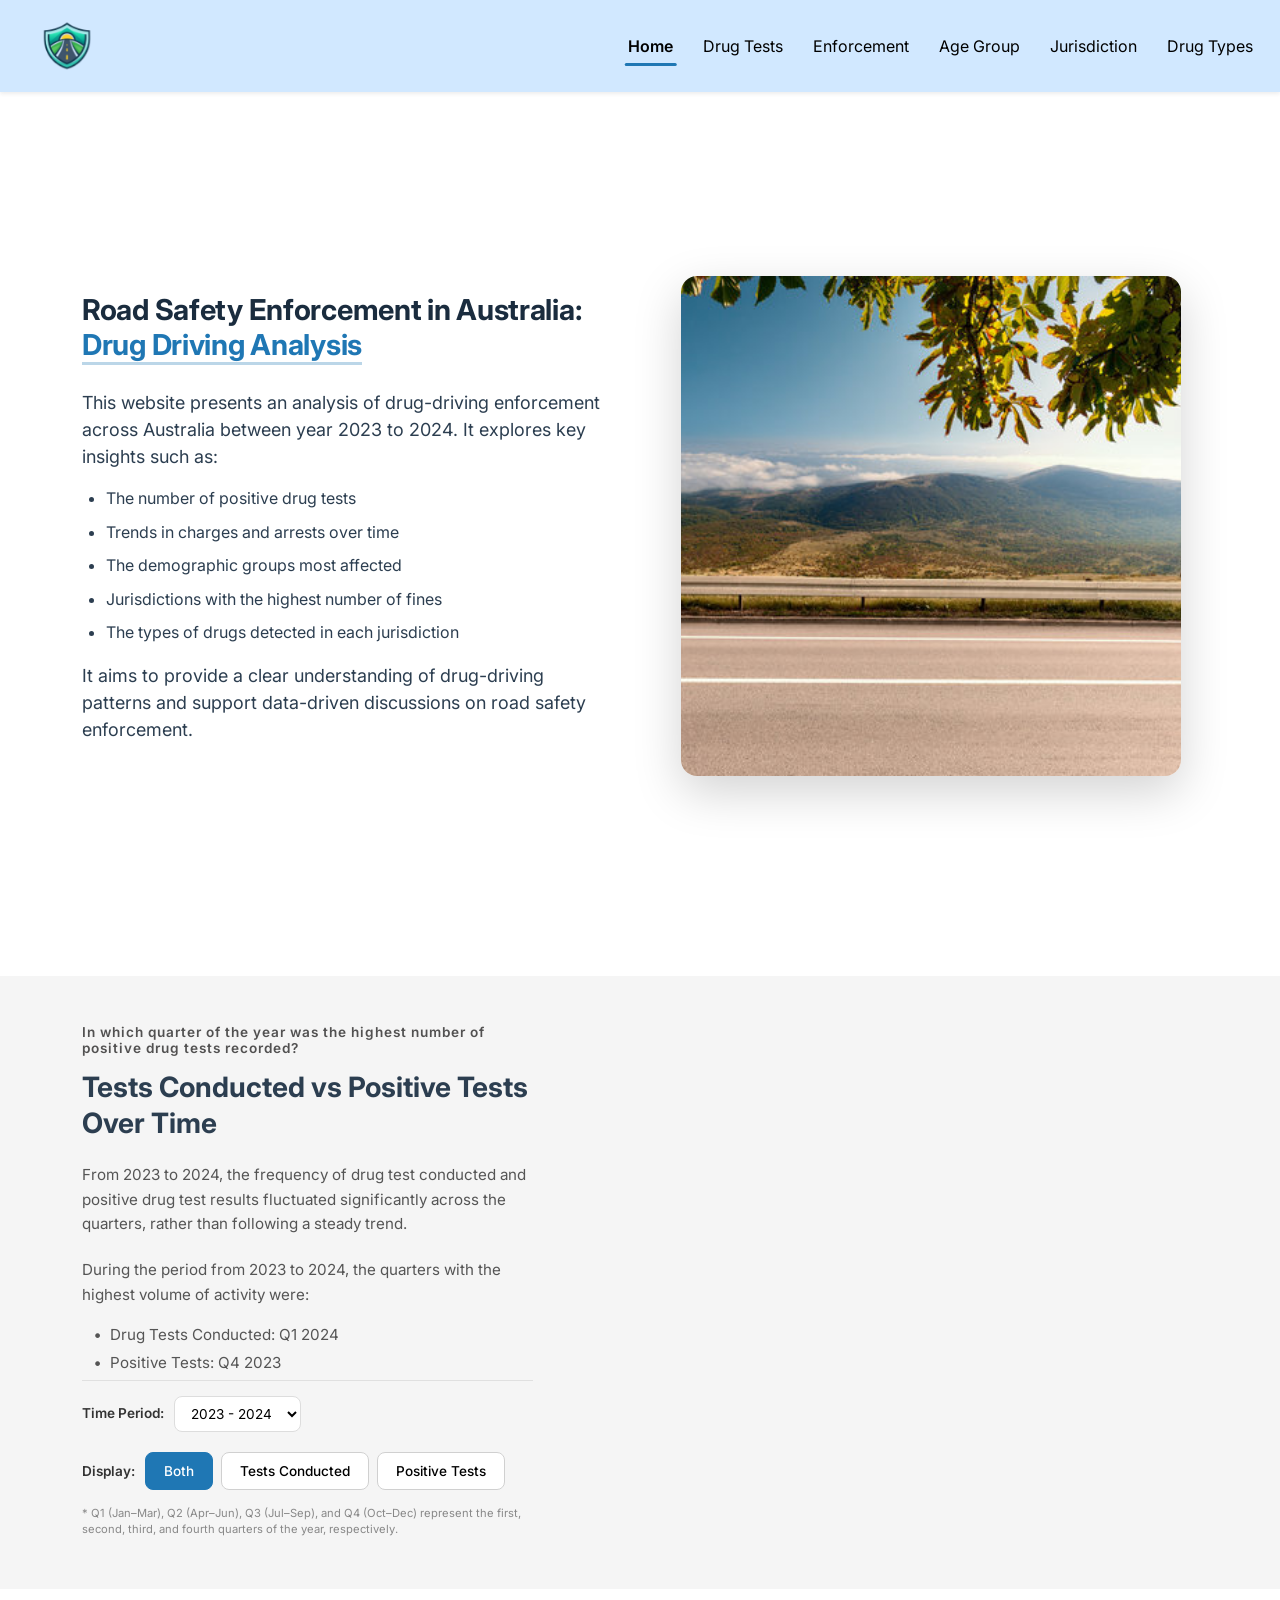
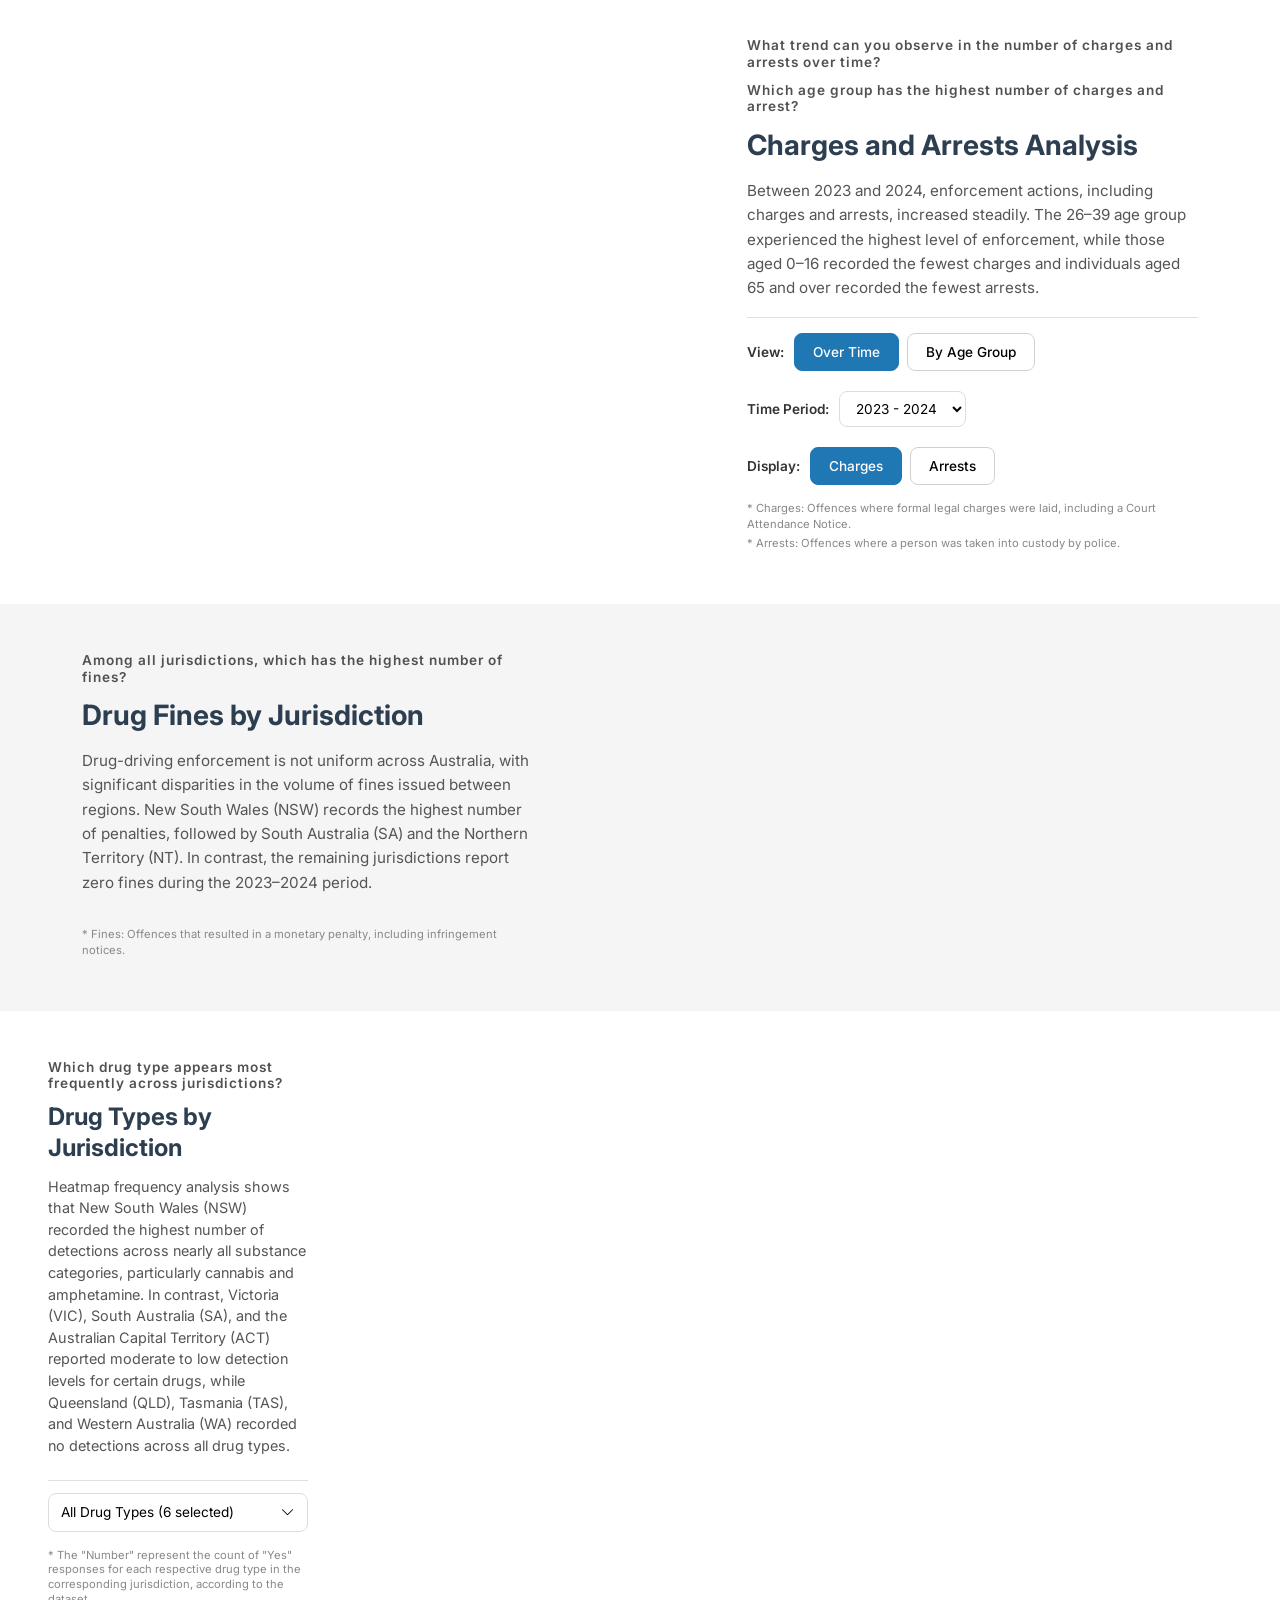
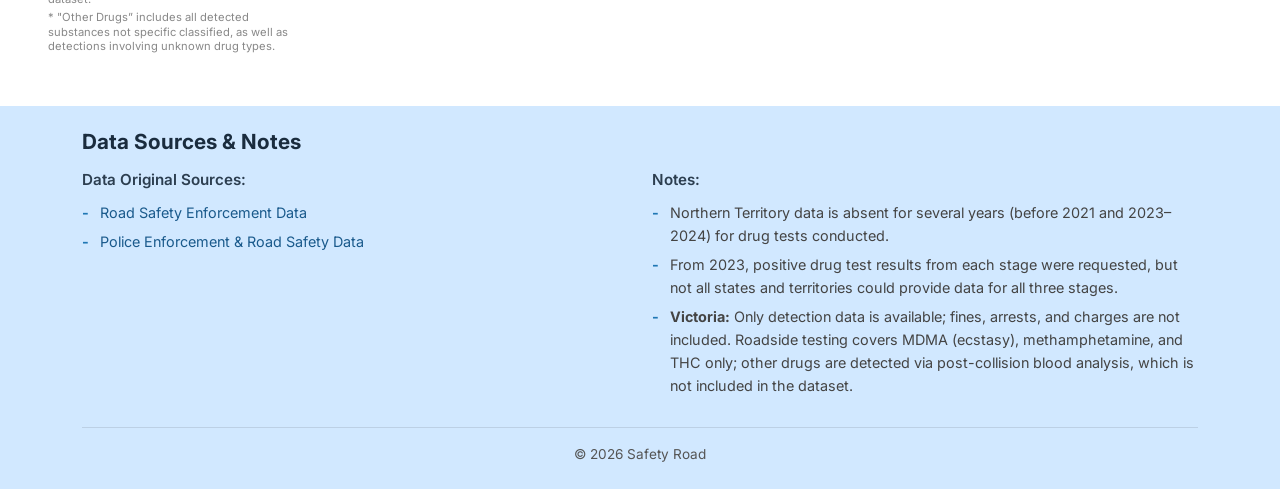
<file: index.html>
<!DOCTYPE html>
<html lang="en">
<head>
  <meta charset="UTF-8">
  <meta name="viewport" content="width=device-width, initial-scale=1.0">
  <title>Safety Road - Drug</title>
  <link href="https://fonts.googleapis.com/css2?family=Inter:wght@300;400;500;600;700;800&display=swap" rel="stylesheet">
  <link href="https://cdn.jsdelivr.net/npm/bootstrap@5.3.0/dist/css/bootstrap.min.css" rel="stylesheet">
  <link rel="stylesheet" href="https://cdn.jsdelivr.net/npm/bootstrap-icons@1.11.3/font/bootstrap-icons.min.css">
  <link rel="stylesheet" href="css/main.css">
</head>
<body id="page-drug">

<nav class="navbar navbar-expand-lg navbar-color shadow-sm py-3 fixed-top">
  <div class="container-fluid">
    <a class="navbar-brand" href="#" style="margin-left: 30px;" id="logo-home">
      <img src="image/logo.png" alt="Logo" height="50">
    </a>
    <button class="navbar-toggler" type="button" data-bs-toggle="collapse" data-bs-target="#navbarNav">
      <span class="navbar-toggler-icon"></span>
    </button>
    <div class="collapse navbar-collapse justify-content-end" id="navbarNav">
      <ul class="navbar-nav">
        <li class="nav-item"><a class="nav-link" href="#" data-section="home">Home</a></li>
        <li class="nav-item"><a class="nav-link" href="#" data-section="chart1">Drug Tests</a></li>
        <li class="nav-item"><a class="nav-link" href="#" data-section="chart2-line">Enforcement</a></li>
        <li class="nav-item"><a class="nav-link" href="#" data-section="chart2-age">Age Group</a></li>
        <li class="nav-item"><a class="nav-link" href="#" data-section="chart3">Jurisdiction</a></li>
        <li class="nav-item"><a class="nav-link" href="#" data-section="chart4">Drug Types</a></li>
      </ul>
    </div>
  </div>
</nav>

<!-- Introduction -->
<section id="home-section">
  <div class="container min-vh-100 d-flex align-items-center">
    <div class="row align-items-center g-5">
      <!-- Left side -->
      <div class="col-lg-6">
        <h1 class="intro-headline">
          Road Safety Enforcement in Australia:<br>
          <span class="intro-highlight">Drug Driving Analysis</span>
        </h1>
        
        <p class="intro-lead">
          This website presents an analysis of drug-driving enforcement across Australia between year 2023 to 2024. It explores key insights such as:
        </p>
        
        <div class="intro-list">
          <ul>
            <li>The number of positive drug tests</li>
            <li>Trends in charges and arrests over time</li>
            <li>The demographic groups most affected</li>
            <li>Jurisdictions with the highest number of fines</li>
            <li>The types of drugs detected in each jurisdiction</li>
          </ul>
        </div>
        
        <p class="intro-lead mt-3">
          It aims to provide a clear understanding of drug-driving patterns and support data-driven discussions on road safety enforcement.
        </p>
      </div>
      
      <!-- Right side -->
      <div class="col-lg-6 text-center">
        <img src="image/background.jpg" alt="Drug Driving Safety" class="img-fluid rounded-4 shadow-lg" style="width: 100%; max-width: 500px; object-fit: cover; aspect-ratio: 1/1;">
      </div>
    </div>
  </div>
</section>

<main>
  <!-- Chart 1: Drug Tests Conducted vs Positive Tests -->
  <div class="chart-section-full bg-light-grey" id="chart1-section">
    <div class="container py-5">
      <div class="row align-items-stretch">
        <div class="col-lg-5 d-flex flex-column">
          <div class="chart-description">
            <h6>In which quarter of the year was the highest number of positive drug tests recorded?</h6>
            <h2>Tests Conducted vs Positive Tests Over Time</h2>
            <p class="mt-3">From 2023 to 2024, the frequency of drug test conducted and positive drug test results fluctuated significantly 
              across the quarters, rather than following a steady trend.</p>
            <p class="mt-3">During the period from 2023 to 2024, the quarters with the highest volume of activity were:</p>
            <ul class="bullet-point">
              <li>Drug Tests Conducted: Q1 2024</li>
              <li>Positive Tests: Q4 2023</li>
            </ul>
          </div>
          <div class="chart-filters mt-auto">
            <div class="filter-group">
              <label>Time Period:</label>
              <select id="yearFilter" class="filter-select">
                <option value="2023-2024" selected>2023 - 2024</option>
                <option value="2023">2023</option>
                <option value="2024">2024</option>
              </select>
            </div>
            <div class="filter-group">
              <label>Display:</label>
              <div class="btn-group" id="dataTypeFilter">
                <button type="button" class="btn-toggle active" id="btnBoth">Both</button>
                <button type="button" class="btn-toggle" id="btnConducted">Tests Conducted</button>
                <button type="button" class="btn-toggle" id="btnPositive">Positive Tests</button>
              </div>
            </div>
          </div>
          <div class="chart-note mt-3">
            <p>* Q1 (Jan–Mar), Q2 (Apr–Jun), Q3 (Jul–Sep), and Q4 (Oct–Dec) represent the first, second, third, and fourth quarters of the year, respectively.</p>
          </div>
        </div>
        <div class="col-lg-7">
          <div id="chart1"></div>
        </div>
      </div>
    </div>
  </div>

  <!-- Chart 2: Charges and Arrests [Over time & Age group] -->
  <div class="chart-section-full bg-white" id="chart2-section">
    <div class="container py-5">
      <div class="row align-items-stretch flex-row-reverse">
        <div class="col-lg-5 d-flex flex-column">
          <div class="chart-description">
            <h6>What trend can you observe in the number of charges and arrests over time?</h6>
            <h6>Which age group has the highest number of charges and arrest?</h6>
            <h2>Charges and Arrests Analysis</h2>
            <p class="mt-3">Between 2023 and 2024, enforcement actions, including charges and arrests, increased steadily. 
              The 26–39 age group experienced the highest level of enforcement, while those aged 0–16 recorded the fewest charges and 
              individuals aged 65 and over recorded the fewest arrests.</p>
          </div>
          <div class="chart-filters mt-auto">
            <div class="filter-group">
              <label>View:</label>
              <div class="btn-group" id="viewFilterChart2">
                <button type="button" class="btn-toggle active" id="btnOverTime">Over Time</button>
                <button type="button" class="btn-toggle" id="btnAgeGroup">By Age Group</button>
              </div>
            </div>
            <div class="filter-group">
              <label>Time Period:</label>
              <select id="yearFilterChart2" class="filter-select">
                <option value="2023-2024" selected>2023 - 2024</option>
                <option value="2023">2023</option>
                <option value="2024">2024</option>
              </select>
            </div>
            <div class="filter-group">
              <label>Display:</label>
              <div class="btn-group" id="dataTypeFilterChart2">
                <button type="button" class="btn-toggle active" id="btnCharges">Charges</button>
                <button type="button" class="btn-toggle" id="btnArrests">Arrests</button>
              </div>
            </div>
          </div>
          <div class="chart-note mt-3">
            <p>* Charges: Offences where formal legal charges were laid, including a Court Attendance Notice.</p>
            <p>* Arrests: Offences where a person was taken into custody by police.</p>
          </div>
        </div>
        <div class="col-lg-7">
          <div id="chart2"></div>
        </div>
      </div>
    </div>
  </div>

  <!-- Chart 3: Drug Fines by Jurisdiction -->
  <div class="chart-section-full bg-light-grey" id="chart3-section">
    <div class="container py-5">
      <div class="row align-items-stretch">
        <div class="col-lg-5 d-flex flex-column">
          <div class="chart-description">
            <h6>Among all jurisdictions, which has the highest number of fines?</h6>
            <h2>Drug Fines by Jurisdiction</h2>
            <p class="mt-3">Drug-driving enforcement is not uniform across Australia, with significant disparities in the volume of fines issued 
              between regions. New South Wales (NSW) records the highest number of penalties, followed by South Australia (SA) and the Northern 
              Territory (NT). In contrast, the remaining jurisdictions report zero fines during the 2023–2024 period.</p>
          </div>
          <div class="chart-note mt-3">
            <p>* Fines: Offences that resulted in a monetary penalty, including infringement notices.</p>
          </div>
        </div>
        <div class="col-lg-7">
          <div id="chart3"></div>
        </div>
      </div>
    </div>
  </div>

  <!-- Chart 4: Drug Types vs Jurisdiction -->
  <div class="chart-section-full bg-white" id="chart4-section">
    <div class="container-fluid py-4 py-md-5">
      <div class="row">
        <div class="col-lg-3 col-xl-3 mb-4 mb-lg-0 ps-4 ps-lg-5">
          <div class="chart-description">
            <h6>Which drug type appears most frequently across jurisdictions?</h6>
            <h2>Drug Types by Jurisdiction</h2>
            <p>Heatmap frequency analysis shows that New South Wales (NSW) recorded the highest number of detections across nearly all substance 
              categories, particularly cannabis and amphetamine. In contrast, Victoria (VIC), South Australia (SA), and the Australian Capital 
              Territory (ACT) reported moderate to low detection levels for certain drugs, while Queensland (QLD), Tasmania (TAS), and Western 
              Australia (WA) recorded no detections across all drug types.</p>
          </div>
          
          <!-- Dropdown for Drug Types -->
          <div class="chart-filters mt-4">
            <div class="filter-group flex-column align-items-start" style="width: 100%;">
              
              <!-- Dropdown Toggle Button -->
              <div class="multi-select-dropdown" style="width: 100%; position: relative;">
                <button type="button" id="dropdownToggleBtn" class="filter-select" style="width: 100%; text-align: left; display: flex; justify-content: space-between; align-items: center; cursor: pointer;">
                  <span id="selectedCountDisplay">All Drug Types (6 selected)</span>
                  <span><i class="bi bi-chevron-down"></i></span>
                </button>
                
                <!-- Dropdown Options Panel -->
                <div id="dropdownOptionsPanel" style="display: none; position: absolute; top: 100%; left: 0; right: 0; background: white; border: 1px solid #ddd; border-radius: 8px; margin-top: 4px; z-index: 1000; box-shadow: 0 4px 12px rgba(0,0,0,0.15);">
                  <div style="padding: 8px; border-bottom: 1px solid #eee;">
                    <button type="button" id="selectAllBtn" class="btn-sm" style="margin-right: 8px; padding: 4px 12px; background: #1f77b4; color: white; border: none; border-radius: 4px; cursor: pointer;">Select All</button>
                    <button type="button" id="deselectAllBtn" class="btn-sm" style="padding: 4px 12px; background: #ccc; color: #333; border: none; border-radius: 4px; cursor: pointer;">Deselect All</button>
                  </div>
                  <div id="drugTypeCheckboxes" style="max-height: 250px; overflow-y: auto; padding: 8px;">
                    <label style="display: flex; align-items: center; padding: 6px 8px; cursor: pointer; margin: 0;">
                      <input type="checkbox" value="AMPHETAMINE" checked style="margin-right: 10px;"> Amphetamine
                    </label>
                    <label style="display: flex; align-items: center; padding: 6px 8px; cursor: pointer; margin: 0;">
                      <input type="checkbox" value="CANNABIS" checked style="margin-right: 10px;"> Cannabis
                    </label>
                    <label style="display: flex; align-items: center; padding: 6px 8px; cursor: pointer; margin: 0;">
                      <input type="checkbox" value="COCAINE" checked style="margin-right: 10px;"> Cocaine
                    </label>
                    <label style="display: flex; align-items: center; padding: 6px 8px; cursor: pointer; margin: 0;">
                      <input type="checkbox" value="ECSTASY" checked style="margin-right: 10px;"> Ecstasy
                    </label>
                    <label style="display: flex; align-items: center; padding: 6px 8px; cursor: pointer; margin: 0;">
                      <input type="checkbox" value="METHYLAMPHETAMINE" checked style="margin-right: 10px;"> Methamphetamine
                    </label>
                    <label style="display: flex; align-items: center; padding: 6px 8px; cursor: pointer; margin: 0;">
                      <input type="checkbox" value="OTHER" checked style="margin-right: 10px;"> Other Drugs
                    </label>
                  </div>
                </div>
              </div>
            </div>
          </div>
          
          <div class="chart-note mt-3">
            <p>* The "Number" represent the count of "Yes" responses for each respective drug type in the corresponding jurisdiction, according to the dataset.</p>
            <p>* "Other Drugs” includes all detected substances not specific classified, as well as detections involving unknown drug types.</p>
          </div>
        </div>
        <div class="col-lg-9 col-xl-9">
          <div id="chart4"></div>
        </div>
      </div>
    </div>
  </div>
</main>

<footer>
  <div class="container py-4">
    <h2 class="footer-title">Data Sources &amp; Notes</h2>
    
    <div class="row mt-3">
      <div class="col-md-6">
        <h6 class="footer-subtitle">Data Original Sources:</h6>
        <ul class="footer-list">
          <li>
            <a href="https://catalogue.data.infrastructure.gov.au/dataset/road-safety-enforcement-data" target="_blank">Road Safety Enforcement Data</a>
          </li>
          <li>
            <a href="https://datahub.roadsafety.gov.au/safe-systems/safe-road-use/police-enforcement#anchor-driving-under-the-influence-of-drugs" target="_blank">Police Enforcement &amp; Road Safety Data</a>
          </li>
        </ul>
      </div>
      
      <div class="col-md-6">
        <h6 class="footer-subtitle">Notes:</h6>
        <ul class="footer-list">
          <li>Northern Territory data is absent for several years (before 2021 and 2023–2024) for drug tests conducted.</li>
          <li>From 2023, positive drug test results from each stage were requested, but not all states and territories could provide data for all three stages.</li>
          <li><strong>Victoria:</strong> Only detection data is available; fines, arrests, and charges are not included. Roadside testing covers MDMA (ecstasy), methamphetamine, and THC only; other drugs are detected via post-collision blood analysis, which is not included in the dataset.</li>
        </ul>
      </div>
    </div>
    
    <div class="text-center mt-4 pt-3 border-top">
      &copy; 2026 Safety Road
    </div>
  </div>
</footer>

<script src="https://d3js.org/d3.v7.min.js"></script>
<script src="https://cdn.jsdelivr.net/npm/bootstrap@5.3.0/dist/js/bootstrap.bundle.min.js"></script>
<script src="js/utility.js"></script>
<script src="js/chart1.js"></script>
<script src="js/chart2.js"></script>
<script src="js/chart3.js"></script>
<script src="js/chart4.js"></script>
<script src="js/load-data.js"></script>
<script src="js/navigation.js"></script>
<script src="js/animation.js"></script>

</body>
</html>
</file>
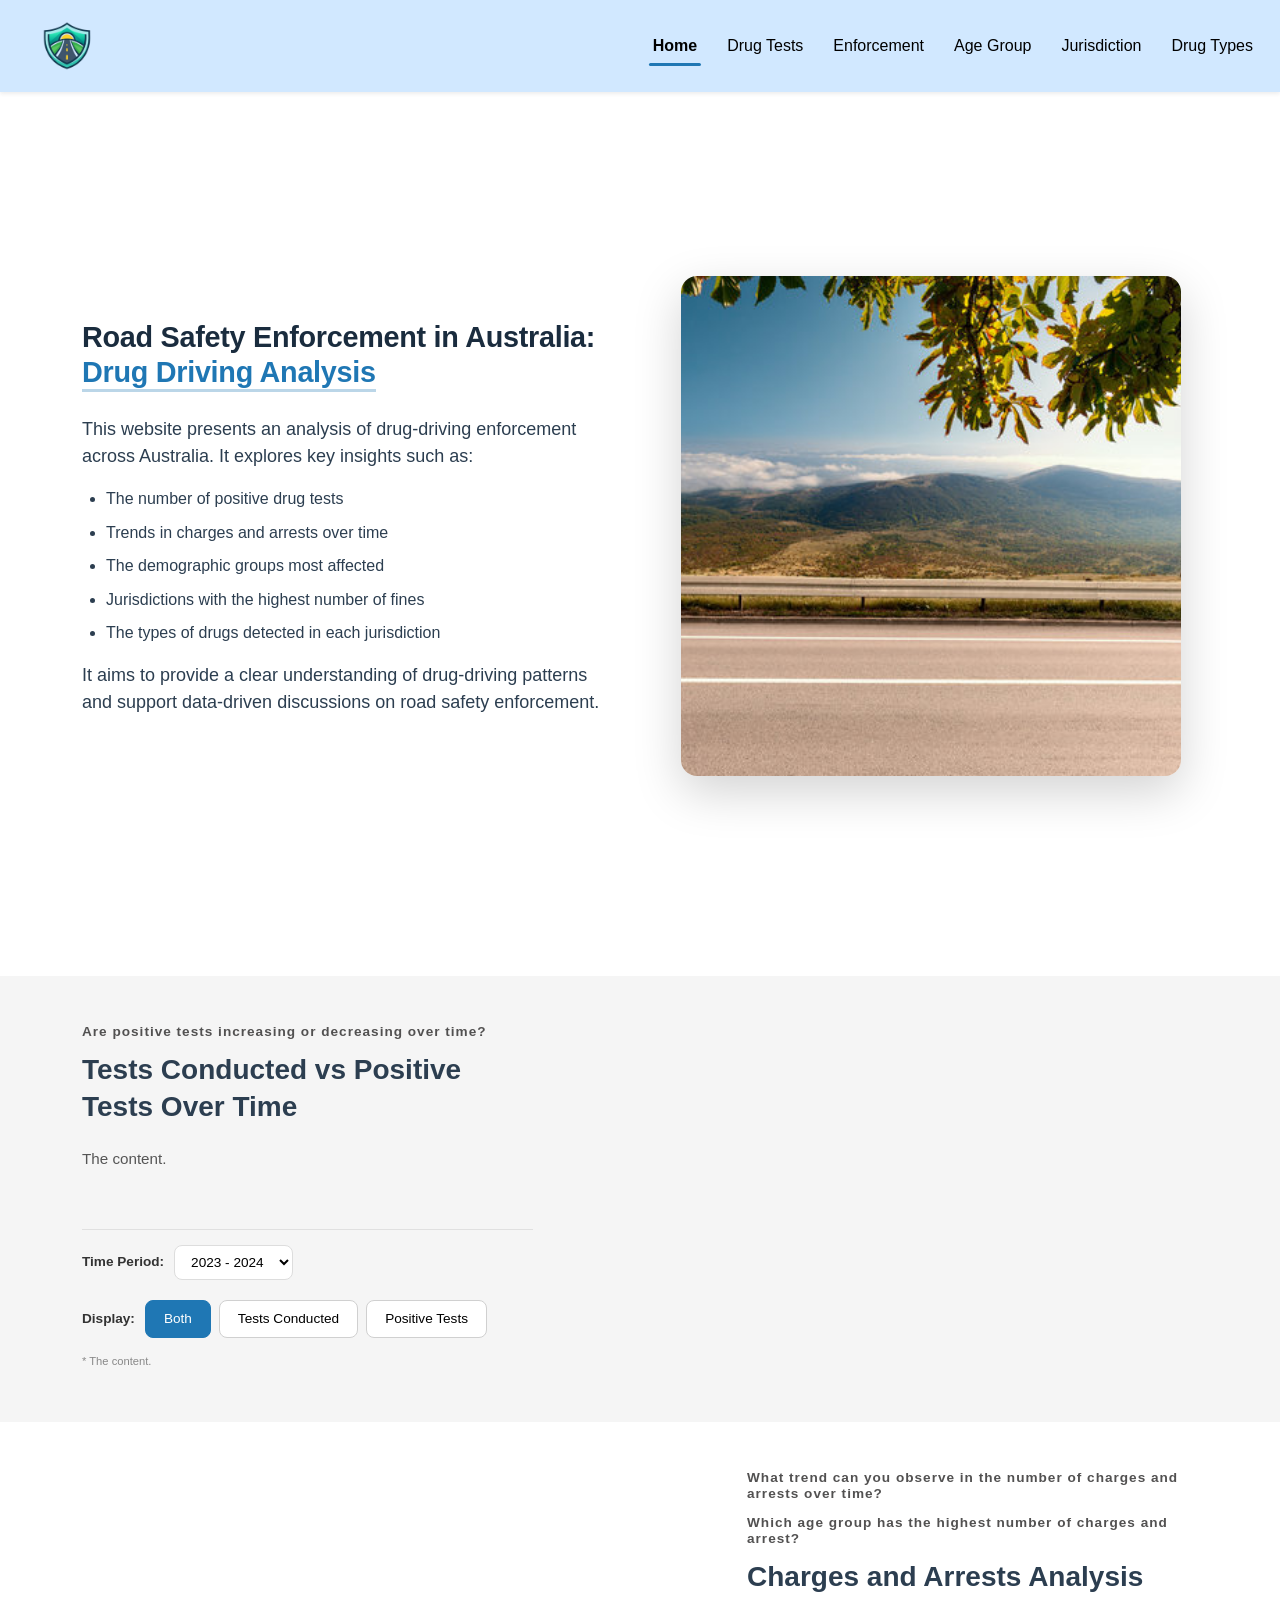
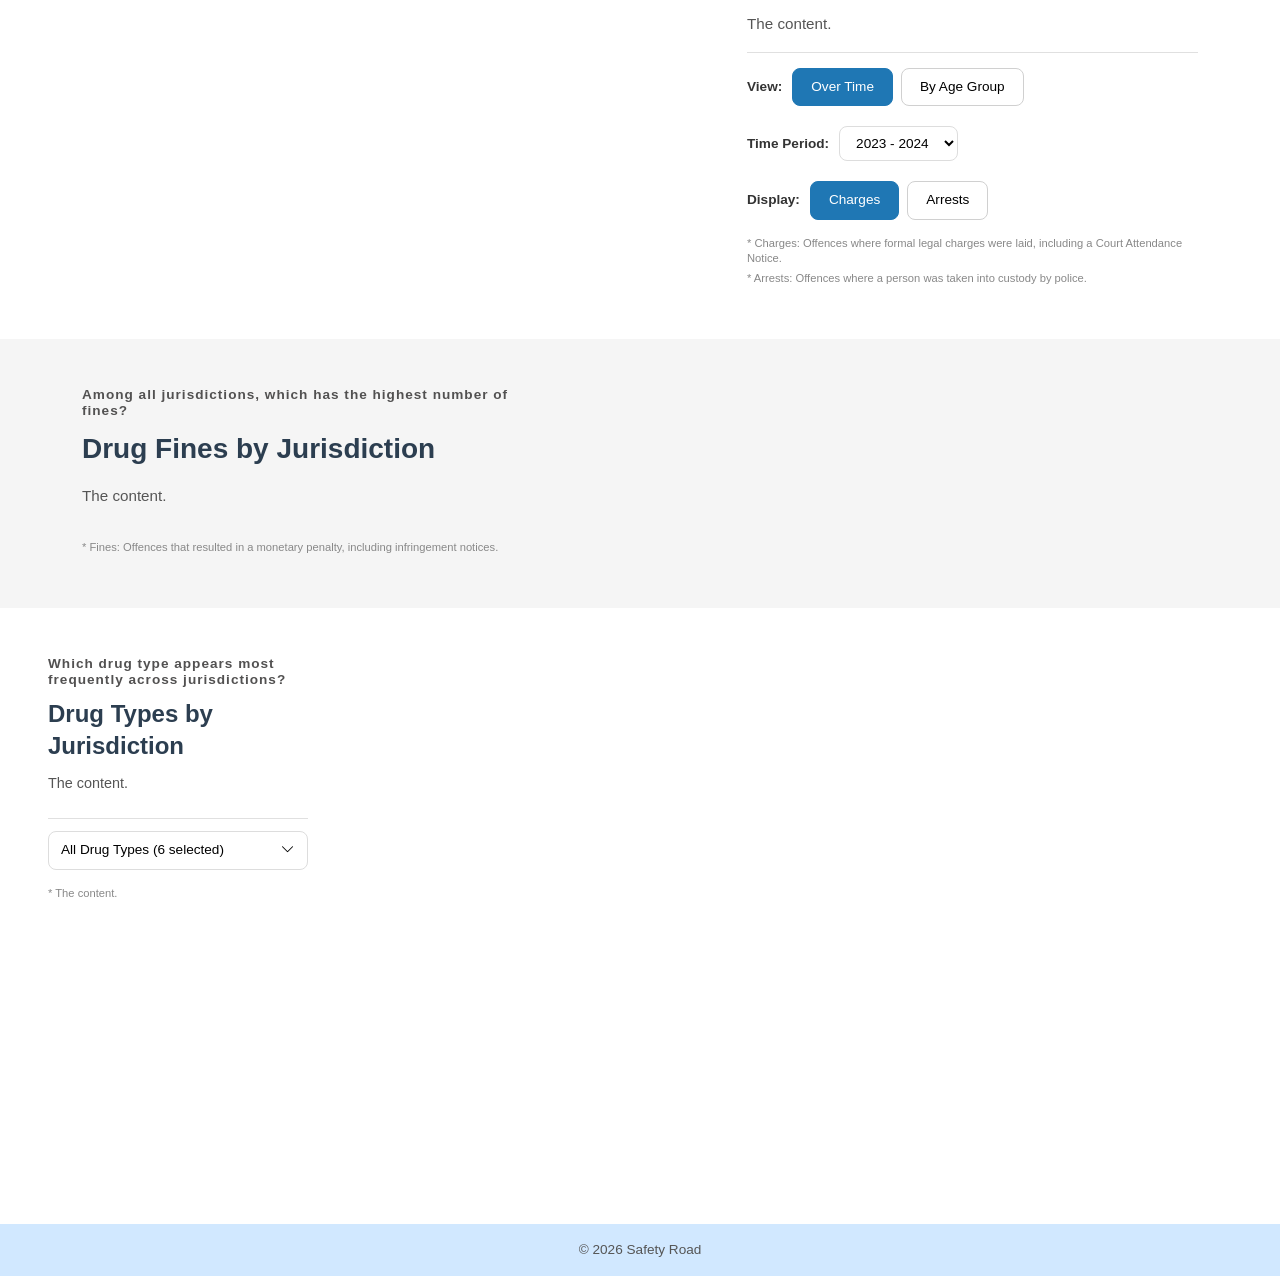
<file: drug.html>
<!DOCTYPE html>
<html lang="en">
<head>
  <meta charset="UTF-8">
  <meta name="viewport" content="width=device-width, initial-scale=1.0">
  <title>Safety Road - Drug</title>
  <link href="https://cdn.jsdelivr.net/npm/bootstrap@5.3.0/dist/css/bootstrap.min.css" rel="stylesheet">
  <link rel="stylesheet" href="https://cdn.jsdelivr.net/npm/bootstrap-icons@1.11.3/font/bootstrap-icons.min.css">
  <link rel="stylesheet" href="css/main.css">
</head>
<body id="page-drug">

<nav class="navbar navbar-expand-lg navbar-color shadow-sm py-3 fixed-top">
  <div class="container-fluid">
    <a class="navbar-brand" href="#" style="margin-left: 30px;" id="logo-home">
      <img src="image/logo.png" alt="Logo" height="50">
    </a>
    <button class="navbar-toggler" type="button" data-bs-toggle="collapse" data-bs-target="#navbarNav">
      <span class="navbar-toggler-icon"></span>
    </button>
    <div class="collapse navbar-collapse justify-content-end" id="navbarNav">
      <ul class="navbar-nav">
        <li class="nav-item"><a class="nav-link" href="#" data-section="home">Home</a></li>
        <li class="nav-item"><a class="nav-link" href="#" data-section="chart1">Drug Tests</a></li>
        <li class="nav-item"><a class="nav-link" href="#" data-section="chart2-line">Enforcement</a></li>
        <li class="nav-item"><a class="nav-link" href="#" data-section="chart2-age">Age Group</a></li>
        <li class="nav-item"><a class="nav-link" href="#" data-section="chart3">Jurisdiction</a></li>
        <li class="nav-item"><a class="nav-link" href="#" data-section="chart4">Drug Types</a></li>
      </ul>
    </div>
  </div>
</nav>

<!-- Introduction -->
<section id="home-section">
  <div class="container min-vh-100 d-flex align-items-center">
    <div class="row align-items-center g-5">
      <!-- Left side -->
      <div class="col-lg-6">
        <h1 class="intro-headline">
          Road Safety Enforcement in Australia:<br>
          <span class="intro-highlight">Drug Driving Analysis</span>
        </h1>
        
        <p class="intro-lead">
          This website presents an analysis of drug-driving enforcement across Australia. It explores key insights such as:
        </p>
        
        <div class="intro-list">
          <ul>
            <li>The number of positive drug tests</li>
            <li>Trends in charges and arrests over time</li>
            <li>The demographic groups most affected</li>
            <li>Jurisdictions with the highest number of fines</li>
            <li>The types of drugs detected in each jurisdiction</li>
          </ul>
        </div>
        
        <p class="intro-lead mt-3">
          It aims to provide a clear understanding of drug-driving patterns and support data-driven discussions on road safety enforcement.
        </p>
      </div>
      
      <!-- Right side -->
      <div class="col-lg-6 text-center">
        <img src="image/background.jpg" alt="Drug Driving Safety" class="img-fluid rounded-4 shadow-lg" style="width: 100%; max-width: 500px; object-fit: cover; aspect-ratio: 1/1;">
      </div>
    </div>
  </div>
</section>

<main>
  <!-- Chart 1: Drug Tests Conducted vs Positive Tests -->
  <div class="chart-section-full bg-light-grey" id="chart1-section">
    <div class="container py-5">
      <div class="row align-items-stretch">
        <div class="col-lg-5 d-flex flex-column">
          <div class="chart-description">
            <h6>Are positive tests increasing or decreasing over time?</h6>
            <h2>Tests Conducted vs Positive Tests Over Time</h2>
            <p class="mt-3">The content.</p>
          </div>
          <div class="chart-filters mt-auto">
            <div class="filter-group">
              <label>Time Period:</label>
              <select id="yearFilter" class="filter-select">
                <option value="2023-2024" selected>2023 - 2024</option>
                <option value="2023">2023</option>
                <option value="2024">2024</option>
              </select>
            </div>
            <div class="filter-group">
              <label>Display:</label>
              <div class="btn-group" id="dataTypeFilter">
                <button type="button" class="btn-toggle active" id="btnBoth">Both</button>
                <button type="button" class="btn-toggle" id="btnConducted">Tests Conducted</button>
                <button type="button" class="btn-toggle" id="btnPositive">Positive Tests</button>
              </div>
            </div>
          </div>
          <div class="chart-note mt-3">
            <p>* The content.</p>
          </div>
        </div>
        <div class="col-lg-7">
          <div id="chart1"></div>
        </div>
      </div>
    </div>
  </div>

  <!-- Chart 2: Charges and Arrests [Over time & Age group] -->
  <div class="chart-section-full bg-white" id="chart2-section">
    <div class="container py-5">
      <div class="row align-items-stretch flex-row-reverse">
        <div class="col-lg-5 d-flex flex-column">
          <div class="chart-description">
            <h6>What trend can you observe in the number of charges and arrests over time?</h6>
            <h6>Which age group has the highest number of charges and arrest?</h6>
            <h2>Charges and Arrests Analysis</h2>
            <p class="mt-3">The content.</p>
          </div>
          <div class="chart-filters mt-auto">
            <div class="filter-group">
              <label>View:</label>
              <div class="btn-group" id="viewFilterChart2">
                <button type="button" class="btn-toggle active" id="btnOverTime">Over Time</button>
                <button type="button" class="btn-toggle" id="btnAgeGroup">By Age Group</button>
              </div>
            </div>
            <div class="filter-group">
              <label>Time Period:</label>
              <select id="yearFilterChart2" class="filter-select">
                <option value="2023-2024" selected>2023 - 2024</option>
                <option value="2023">2023</option>
                <option value="2024">2024</option>
              </select>
            </div>
            <div class="filter-group">
              <label>Display:</label>
              <div class="btn-group" id="dataTypeFilterChart2">
                <button type="button" class="btn-toggle active" id="btnCharges">Charges</button>
                <button type="button" class="btn-toggle" id="btnArrests">Arrests</button>
              </div>
            </div>
          </div>
          <div class="chart-note mt-3">
            <p>* Charges: Offences where formal legal charges were laid, including a Court Attendance Notice.</p>
            <p>* Arrests: Offences where a person was taken into custody by police.</p>
          </div>
        </div>
        <div class="col-lg-7">
          <div id="chart2"></div>
        </div>
      </div>
    </div>
  </div>

  <!-- Chart 3: Drug Fines by Jurisdiction -->
  <div class="chart-section-full bg-light-grey" id="chart3-section">
    <div class="container py-5">
      <div class="row align-items-stretch">
        <div class="col-lg-5 d-flex flex-column">
          <div class="chart-description">
            <h6>Among all jurisdictions, which has the highest number of fines?</h6>
            <h2>Drug Fines by Jurisdiction</h2>
            <p class="mt-3">The content.</p>
          </div>
          <div class="chart-note mt-3">
            <p>* Fines: Offences that resulted in a monetary penalty, including infringement notices.</p>
          </div>
        </div>
        <div class="col-lg-7">
          <div id="chart3"></div>
        </div>
      </div>
    </div>
  </div>

  <!-- Chart 4: Drug Types vs Jurisdiction -->
  <div class="chart-section-full bg-white" id="chart4-section">
    <div class="container-fluid py-4 py-md-5">
      <div class="row">
        <div class="col-lg-3 col-xl-3 mb-4 mb-lg-0 ps-4 ps-lg-5">
          <div class="chart-description">
            <h6>Which drug type appears most frequently across jurisdictions?</h6>
            <h2>Drug Types by Jurisdiction</h2>
            <p>The content.</p>
          </div>
          
          <!-- Dropdown for Drug Types -->
          <div class="chart-filters mt-4">
            <div class="filter-group flex-column align-items-start" style="width: 100%;">
              
              <!-- Dropdown Toggle Button -->
              <div class="multi-select-dropdown" style="width: 100%; position: relative;">
                <button type="button" id="dropdownToggleBtn" class="filter-select" style="width: 100%; text-align: left; display: flex; justify-content: space-between; align-items: center; cursor: pointer;">
                  <span id="selectedCountDisplay">All Drug Types (6 selected)</span>
                  <span><i class="bi bi-chevron-down"></i></span>
                </button>
                
                <!-- Dropdown Options Panel -->
                <div id="dropdownOptionsPanel" style="display: none; position: absolute; top: 100%; left: 0; right: 0; background: white; border: 1px solid #ddd; border-radius: 8px; margin-top: 4px; z-index: 1000; box-shadow: 0 4px 12px rgba(0,0,0,0.15);">
                  <div style="padding: 8px; border-bottom: 1px solid #eee;">
                    <button type="button" id="selectAllBtn" class="btn-sm" style="margin-right: 8px; padding: 4px 12px; background: #1f77b4; color: white; border: none; border-radius: 4px; cursor: pointer;">Select All</button>
                    <button type="button" id="deselectAllBtn" class="btn-sm" style="padding: 4px 12px; background: #ccc; color: #333; border: none; border-radius: 4px; cursor: pointer;">Deselect All</button>
                  </div>
                  <div id="drugTypeCheckboxes" style="max-height: 250px; overflow-y: auto; padding: 8px;">
                    <label style="display: flex; align-items: center; padding: 6px 8px; cursor: pointer; margin: 0;">
                      <input type="checkbox" value="AMPHETAMINE" checked style="margin-right: 10px;"> Amphetamine
                    </label>
                    <label style="display: flex; align-items: center; padding: 6px 8px; cursor: pointer; margin: 0;">
                      <input type="checkbox" value="CANNABIS" checked style="margin-right: 10px;"> Cannabis
                    </label>
                    <label style="display: flex; align-items: center; padding: 6px 8px; cursor: pointer; margin: 0;">
                      <input type="checkbox" value="COCAINE" checked style="margin-right: 10px;"> Cocaine
                    </label>
                    <label style="display: flex; align-items: center; padding: 6px 8px; cursor: pointer; margin: 0;">
                      <input type="checkbox" value="ECSTASY" checked style="margin-right: 10px;"> Ecstasy
                    </label>
                    <label style="display: flex; align-items: center; padding: 6px 8px; cursor: pointer; margin: 0;">
                      <input type="checkbox" value="METHYLAMPHETAMINE" checked style="margin-right: 10px;"> Methamphetamine
                    </label>
                    <label style="display: flex; align-items: center; padding: 6px 8px; cursor: pointer; margin: 0;">
                      <input type="checkbox" value="OTHER" checked style="margin-right: 10px;"> Other Drugs
                    </label>
                  </div>
                </div>
              </div>
            </div>
          </div>
          
          <div class="chart-note mt-3">
            <p>* The content.</p>
          </div>
        </div>
        <div class="col-lg-9 col-xl-9">
          <div id="chart4"></div>
        </div>
      </div>
    </div>
  </div>
</main>

<footer>
  <div class="text-center py-3">
    &copy; 2026 Safety Road
  </div>
</footer>

<script src="https://d3js.org/d3.v7.min.js"></script>
<script src="https://cdn.jsdelivr.net/npm/bootstrap@5.3.0/dist/js/bootstrap.bundle.min.js"></script>
<script src="js/utility.js"></script>
<script src="js/chart1.js"></script>
<script src="js/chart2.js"></script>
<script src="js/chart3.js"></script>
<script src="js/chart4.js"></script>
<script src="js/load-data.js"></script>
<script src="js/navigation.js"></script>

</body>
</html>
</file>
<file: css/main.css>
/* Sticky Footer */
html, body {
  height: 100%;
  margin: 0;
}

body {
  display: flex;
  flex-direction: column;
  background-color: #FFFFFF;
  font-family: 'Inter', 'Trebuchet MS', sans-serif;
  padding-top: 76px;
}

main {
  flex: 1 0 auto;
}

footer {
  flex-shrink: 0;
  background-color: #D1E8FF;
  color: #000000;
  padding: 0;
}

footer .container {
  padding-top: 1.5rem;
  padding-bottom: 1.5rem;
}

.footer-title {
  font-size: 1.3rem;
  font-weight: 700;
  color: #1A2C3E;
  margin-bottom: 0.5rem;
}

.footer-subtitle {
  font-size: 0.95rem;
  font-weight: 600;
  color: #2c3e50;
  margin-bottom: 0.75rem;
}

.footer-list {
  margin: 0;
  padding: 0;
  list-style: none;
}

.footer-list li {
  font-size: 0.9rem;
  color: #444;
  line-height: 1.6;
  margin-bottom: 6px;
  padding-left: 18px;
  position: relative;
}

.footer-list li::before {
  content: "-";
  color: #1f77b4;
  font-weight: bold;
  position: absolute;
  left: 0;
}

.footer-list a {
  color: #1a5a8c;
  text-decoration: none;
  transition: color 0.2s ease;
}

.footer-list a:hover {
  color: #0d3b5c;
  text-decoration: underline;
}

/* Footer border top */
footer .border-top {
  border-color: rgba(0, 0, 0, 0.1) !important;
}

/* Footer copyright */
footer .text-center {
  font-size: 0.85rem;
  color: #555;
}

/* Navbar & Navigation */

/* Header & Footer Color */
.navbar-color, footer {
  background-color: #D1E8FF;
}

/* Fixed Navbar */
.navbar {
  position: fixed;
  top: 0;
  left: 0;
  width: 100%;
  z-index: 1030;
}

/* Nav Links */
.nav-link {
  color: #000000;
  padding: 8px 15px !important;
  border-radius: 5px;
  transition: background-color 0.3s ease;
}

.nav-link:hover {
  background-color: #b9d9f9;
}

.nav-link.active-underline {
  position: relative;
  font-weight: 600;
}

.nav-link.active-underline::after {
  content: '';
  position: absolute;
  bottom: 0;
  left: 50%;
  transform: translateX(-50%);
  width: 70%;
  height: 3px;
  background-color: #1f77b4;
  border-radius: 2px;
}


/* --- CHART SECTION --- */

.chart-section-full {
  width: 100%;
  margin: 0;
  padding: 0;
}

.bg-light-grey {
  background-color: #f5f5f5;
}

.bg-white {
  background-color: #ffffff;
}

/* Chart Containers - Default */
#chart1, #chart2, #chart4 {
  min-height: 450px;
  width: 100%;
}

#chart1 svg {
  display: block;
  width: 100%;
  height: auto;
}

#chart3 svg {
  width: 100%;
  height: auto;
  min-height: 500px;
}

/* --- CHART TOOLTIP --- */

.chart-tooltip {
  font-family: 'Inter', 'Trebuchet MS', sans-serif;
  pointer-events: none;
  position: absolute;
  background: white;
  color: #333;
  padding: 8px 12px;
  border-radius: 6px;
  font-size: 12px;
  z-index: 1000;
  box-shadow: 0 2px 8px rgba(0,0,0,0.15);
  border: 1px solid #e0e0e0;
}


/* --- CHART DESCRIPTION --- */
.chart-description h6 {
  color: #525151;
  font-size: 0.85rem;
  font-weight: 600;
  letter-spacing: 1px;
  margin-bottom: 12px;
}

.chart-description h2 {
  font-size: 1.75rem;
  font-weight: 700;
  color: #2c3e50;
  margin-bottom: 16px;
  line-height: 1.3;
}

.chart-description p {
  font-size: 0.95rem;
  color: #555;
  line-height: 1.6;
  margin-bottom: 16px;
}

/* --- CHART FILTER --- */

.chart-filters {
  display: flex;
  flex-wrap: wrap;
  gap: 20px;
  margin-top: 20px;
  padding-top: 15px;
  border-top: 1px solid #e0e0e0;
}

.filter-group {
  display: flex;
  align-items: center;
  gap: 10px;
  flex-wrap: wrap;
}

.filter-group label {
  font-weight: 600;
  margin: 0;
  font-size: 0.85rem;
  color: #333;
}

.filter-select {
  padding: 8px 12px;
  border-radius: 8px;
  border: 1px solid #ddd;
  background-color: white;
  font-family: 'Inter', 'Trebuchet MS', sans-serif;
  font-size: 0.85rem;
  cursor: pointer;
  transition: border-color 0.2s;
}

.filter-select:hover {
  border-color: #1f77b4;
}

.filter-select:focus {
  outline: none;
  border-color: #1f77b4;
  box-shadow: 0 0 0 2px rgba(31, 119, 180, 0.1);
}

/* Button Toggle Group */
.btn-group {
  display: flex;
  gap: 8px;
  flex-wrap: wrap;
}

.btn-toggle {
  padding: 8px 18px;
  border: 1px solid #d0d0d0;
  background-color: white;
  cursor: pointer;
  border-radius: 8px;
  transition: all 0.2s;
  font-family: 'Inter', 'Trebuchet MS', sans-serif;
  font-size: 0.85rem;
  font-weight: 500;
}

.btn-toggle:hover {
  background-color: #e3f2fd;
  border-color: #1f77b4;
}

.btn-toggle.active {
  background-color: #1f77b4;
  color: white;
  border-color: #1f77b4;
}

/* Chart Note */
.chart-note {
  margin-top: 15px;
  font-size: 0.7rem;
  color: #888;
  line-height: 1.4;
}

.chart-note p {
  margin-bottom: 4px;
}

/* Axis Styles */
.chart-tick text {
  font-size: 10px;
  font-family: 'Inter', 'Trebuchet MS', sans-serif;
}

/* Heatmap */
.heatmap-cell {
  transition: opacity 0.2s;
  cursor: pointer;
}

.heatmap-cell:hover {
  opacity: 0.85;
}

/* --- CHART 1 --- */

/* Chart 1 Layout */
#chart1-section .row {
  align-items: stretch;
}

#chart1-section .chart-description {
  display: flex;
  flex-direction: column;
}

#chart1-section .chart-description .mt-3 {
  margin-top: 6px !important; 
}

#chart1-section .chart-filters {
  margin-top: auto;
}

/* Chart 1 container */
#chart1 {
  min-height: 350px;
  width: 100%;
  overflow-x: auto;
  overflow-y: visible;
  -webkit-overflow-scrolling: touch;
}

/* Chart 1 SVG */
#chart1 svg {
  display: block;
  height: auto;
}

/* Chart 1 scrollbar */
#chart1::-webkit-scrollbar {
  height: 6px;
}

#chart1::-webkit-scrollbar-thumb {
  background: #ccc;
  border-radius: 3px;
}

#chart1::-webkit-scrollbar-track {
  background: #f0f0f0;
}

#chart1 {
  scrollbar-width: thin;
  scrollbar-color: #ccc #f0f0f0;
}

/* Bullet point styling */
.bullet-point {
  margin: 0;
  padding: 0;
  list-style: none;
}

.bullet-point li {
  font-size: 0.95rem;
  color: #555;
  line-height: 1.6;
  margin-bottom: 4px;
  padding-left: 20px; 
}

.bullet-point li::before {
  content: "•";
  font-weight: bold;
  display: inline-block;
  width: 1em;
  margin-left: -0.5em;
}

/* Chart 1 axis text on small screens */
@media (max-width: 768px) {
  #chart1 .chart-tick text {
    font-size: 8px !important;
  }
  
  #chart1 .tick text {
    font-size: 8px !important;
  }
}

/* --- CHART 2 --- */

#chart2 {
  min-height: 350px;
  width: 100%;
  overflow-x: auto;
  overflow-y: visible;
  -webkit-overflow-scrolling: touch;
}

#chart2 svg {
  display: block;
  width: 100%;
  height: auto;
  max-width: 100%;
}

#chart2::-webkit-scrollbar {
  height: 6px;
}

#chart2::-webkit-scrollbar-thumb {
  background: #ccc;
  border-radius: 3px;
}

#chart2::-webkit-scrollbar-track {
  background: #f0f0f0;
}

/* Chart 2 axis text on small screens */
@media (max-width: 768px) {
  #chart2 .chart-tick text {
    font-size: 8px !important;
  }
  
  #chart2 .tick text {
    font-size: 8px !important;
  }
}

/* --- CHART 3 --- */

#chart3 {
  overflow-x: auto;
  -webkit-overflow-scrolling: touch;
}

#chart3 svg {
  max-width: 100%;
  height: auto;
}

#chart3::-webkit-scrollbar {
  height: 6px;
}

#chart3::-webkit-scrollbar-thumb {
  background: #ccc;
  border-radius: 3px;
}

#chart3::-webkit-scrollbar-track {
  background: #f0f0f0;
}

/* --- CHART 4 --- */
#chart4-section .chart-description {
  margin-bottom: 20px;
}

#chart4-section .chart-description h6 {
  margin-bottom: 10px;
}

#chart4-section .chart-description h2 {
  font-size: 1.5rem;
  margin-bottom: 12px;
}

#chart4-section .chart-description p {
  font-size: 0.9rem;
  line-height: 1.5;
  margin-bottom: 15px;
}

#chart4-section .chart-filters {
  margin-top: 15px;
  padding-top: 12px;
}

#chart4-section .chart-note {
  margin-top: 12px;
}

#chart4-section .chart-note p {
  font-size: 0.7rem;
  line-height: 1.3;
}

#chart4 {
  min-height: 520px;
  overflow-x: auto;
}

#chart4 svg {
  max-width: 100%;
  height: auto;
  display: block;
  margin: 0 auto;
}

#chart4::-webkit-scrollbar {
  height: 6px;
}

#chart4::-webkit-scrollbar-thumb {
  background: #ccc;
  border-radius: 3px;
}

#chart4::-webkit-scrollbar-track {
  background: #f0f0f0;
}

/* Chart 4 Dropdown */
#dropdownOptionsPanel {
  display: none;
  position: absolute;
  top: 100%;
  left: 0;
  right: 0;
  background: white;
  border: 1px solid #ddd;
  border-radius: 8px;
  margin-top: 4px;
  z-index: 1000;
  box-shadow: 0 4px 12px rgba(0,0,0,0.15);
}

/* --- INTRO SECTION --- */

.intro-headline {
  font-size: 1.8rem;
  font-weight: 700;
  color: #1A2C3E;
  line-height: 1.2;
  margin-bottom: 1.5rem;
  letter-spacing: -0.01em;
}

.intro-highlight {
  color: #1f77b4;
  border-bottom: 3px solid rgba(31, 119, 180, 0.3);
  display: inline-block;
}

.intro-lead {
  font-size: 1.125rem;
  color: #2c3e50;
  line-height: 1.5;
  margin-bottom: 1rem;
  font-weight: 400;
}

.intro-list {
  margin: 1rem 0 1rem 1.5rem;
}

.intro-list ul {
  margin: 0;
  padding: 0;
}

.intro-list li {
  font-size: 1rem;
  color: #2c3e50;
  line-height: 1.6;
  margin-bottom: 0.5rem;
}

/* --- RESPONSIVE --- */

/* Tablet & Smaller (max-width: 992px) */
@media (max-width: 992px) {
  .chart-description h2 {
    font-size: 1.4rem;
  }
  
  .chart-filters {
    flex-direction: column;
    gap: 12px;
  }
  
  .filter-group {
    width: 100%;
  }
  
  .filter-select {
    flex: 1;
  }
  
  .btn-group {
    width: 100%;
  }
  
  .btn-toggle {
    flex: 1;
    text-align: center;
  }

  #chart1, #chart2, #chart4 {
    min-height: 400px;
  }
  
  #chart4-section .col-lg-5 {
    margin-bottom: 30px;
  }

  /* Chart 1 */
  #chart1 {
    overflow-x: auto;
    overflow-y: visible;
    min-height: 320px;
  }
  
  #chart1 svg {
    min-width: 650px;
    width: 100% !important;
    height: auto !important;
  }
  
  #chart1 > div {
    overflow: visible !important;
    width: 100% !important;
  }

  /* Chart 2 */
  #chart2 svg {
    width: 100% !important;
    height: auto !important;
    left: 0 !important;
  }
  
  #chart2 {
    min-height: 320px;
  }
}

/* Mobile (max-width: 768px) */
@media (max-width: 768px) {
  .chart-description h2 {
    font-size: 1.2rem;
  }
  
  .chart-section-full {
    padding: 20px 0;
  }
  
  #chart1, #chart2, #chart4 {
    min-height: 350px;
  }
  
  body {
    padding-top: 60px;
  }
  
  .intro-headline {
    font-size: 1.5rem;
  }
  
  .intro-lead {
    font-size: 1rem;
  }
  
  .intro-list li {
    font-size: 0.9rem;
  }

  .chart-description h6 {
    font-size: 0.7rem;
  }
  
  .chart-description h2 {
    font-size: 1.1rem;
  }
  
  .chart-description p {
    font-size: 0.8rem;
  }
  
  .filter-group label {
    font-size: 0.75rem;
  }
  
  .btn-toggle {
    font-size: 0.75rem;
    padding: 5px 12px;
  }
  
  .filter-select {
    font-size: 0.75rem;
    padding: 5px 10px;
  }

  .chart-section-full .container {
    padding-left: 10px;
    padding-right: 10px;
  }
  
  #chart1-section .col-lg-7,
  #chart2-section .col-lg-7 {
    padding-left: 5px;
    padding-right: 5px;
  }

  #home-section {
    padding-top: 20px;
  }
  
  #home-section .container {
    padding-top: 60px;
  }

  /* Chart 1 */
  #chart1 {
    min-height: 280px;
    overflow-x: auto;
    overflow-y: visible;
  }
  
  #chart1 svg {
    min-width: 650px;
    width: 100% !important;
    height: auto !important;
  }
  
  #chart1 > div > svg {
    margin-left: 0 !important;
    margin-right: 0 !important;
    left: 0 !important;
    position: relative !important;
  }
  
  #chart1-section .col-lg-7 {
    padding-left: 5px !important;
    padding-right: 5px !important;
    overflow: hidden;
  }

  /* Chart 2 */
  #chart2 {
    min-height: 280px;
    overflow-x: auto;
    overflow-y: visible;
  }
  
  #chart2 > div {
    overflow-x: auto;
    overflow-y: visible;
    width: 100%;
  }
  
  #chart2 svg {
    min-width: 500px;
    width: 100% !important;
    height: auto !important;
    position: relative !important;
    left: 0 !important;
  }

  /* Chart 4 */
  #chart4 {
    min-height: 400px;
  }
  
  #chart4 svg {
    min-width: 600px;
    width: 100% !important;
    height: auto !important;
  }

  /* Dropdown */
  #dropdownOptionsPanel {
    width: 100% !important;
    left: 0 !important;
    right: 0 !important;
  }
  
  #drugTypeCheckboxes label {
    font-size: 0.8rem;
  }
}

/* Small Mobile (max-width: 576px) */
@media (max-width: 576px) {
  .intro-headline {
    font-size: 1.3rem;
  }
  
  .intro-list {
    margin-left: 1rem;
  }

  .chart-filters {
    gap: 10px;
  }
  
  .filter-group {
    flex-direction: column;
    align-items: stretch;
    gap: 5px;
  }
  
  .filter-group label {
    margin-bottom: 2px;
  }
  
  .btn-group {
    flex-wrap: wrap;
  }
  
  .btn-toggle {
    flex: 1 1 auto;
    min-width: 60px;
    font-size: 0.7rem;
    padding: 4px 10px;
  }
  
  .filter-select {
    width: 100%;
  }

  #chart1, #chart2, #chart4 {
    min-height: 250px;
  }

  #chart1 svg {
    min-width: 650px;
    width: 100% !important;
    height: auto !important;
  }

  #chart2 svg {
    min-width: 400px;
    width: 100% !important;
    height: auto !important;
  }
}

/* Large Screens (min-width: 992px) */
@media (min-width: 992px) {
  #chart4-section .col-lg-5 {
    padding-right: 30px;
  }
  #chart4-section .col-lg-7 {
    padding-left: 15px;
  }
}
</file>
